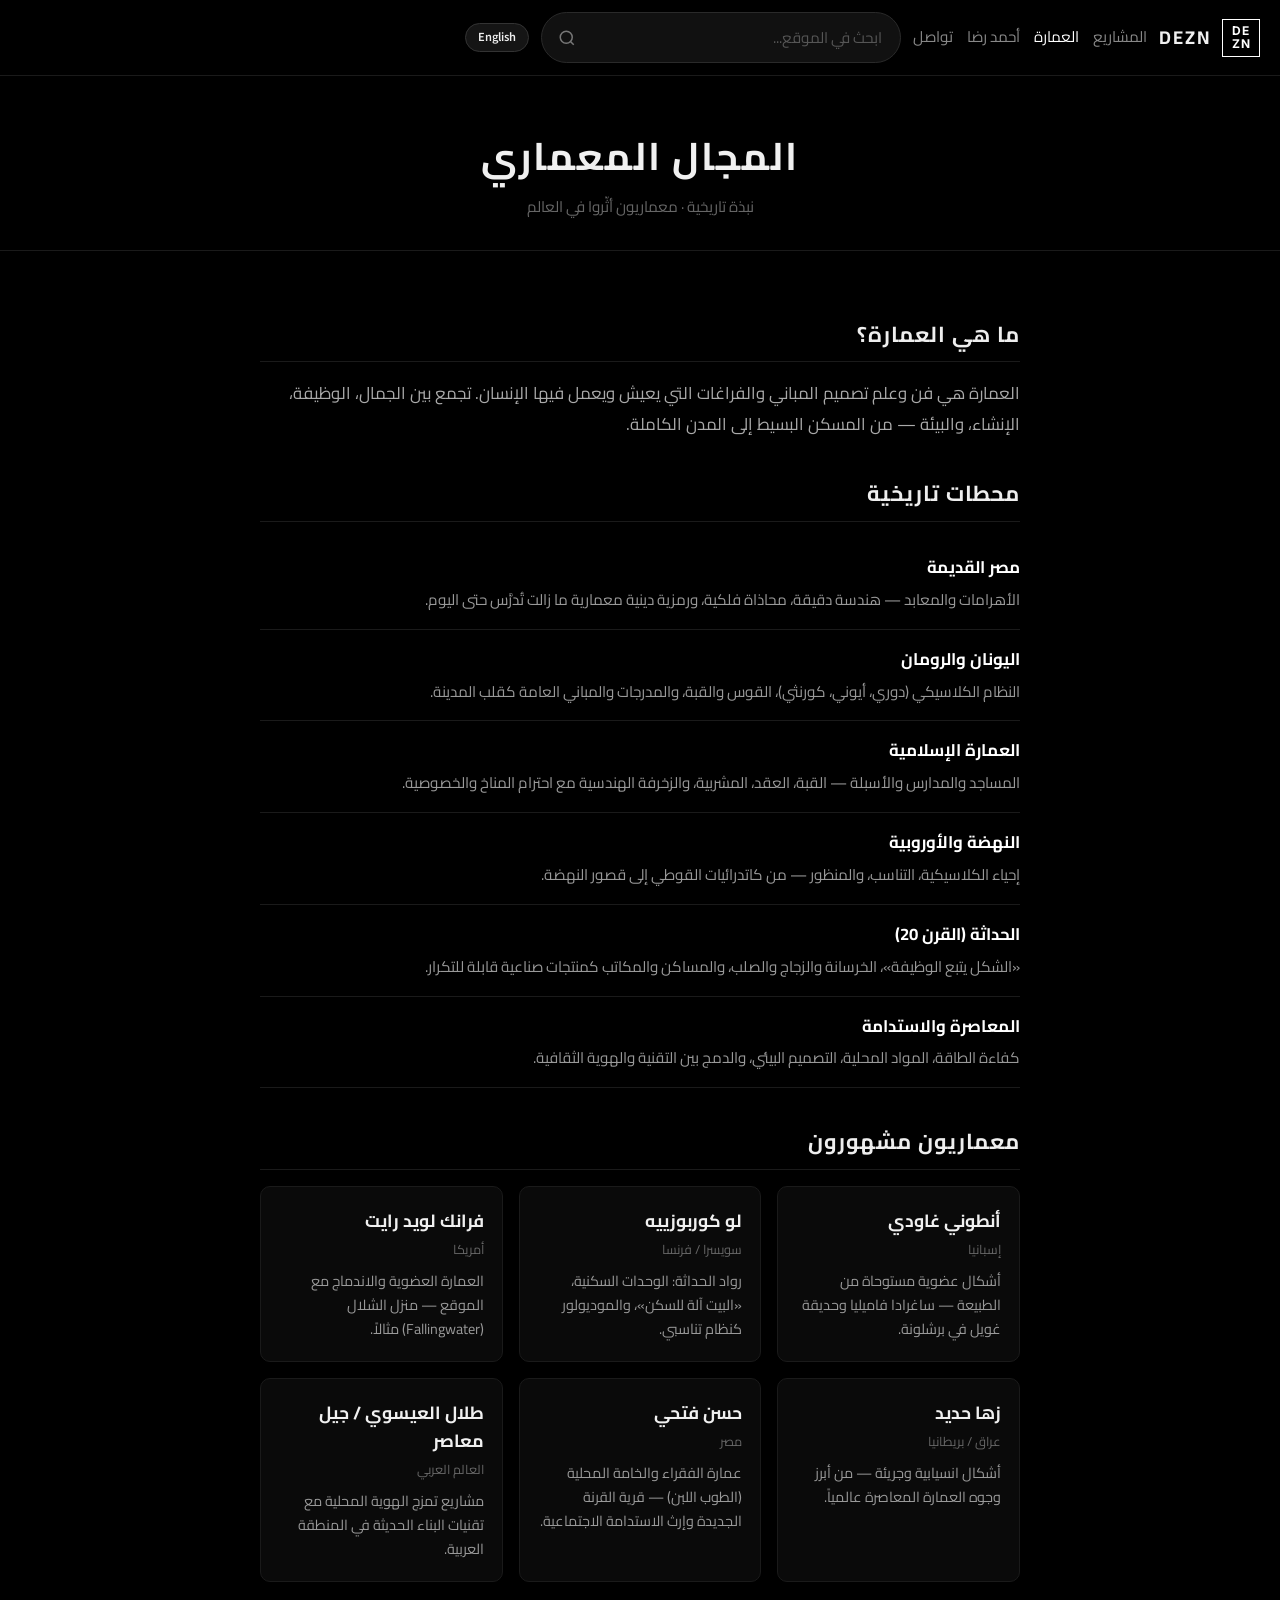
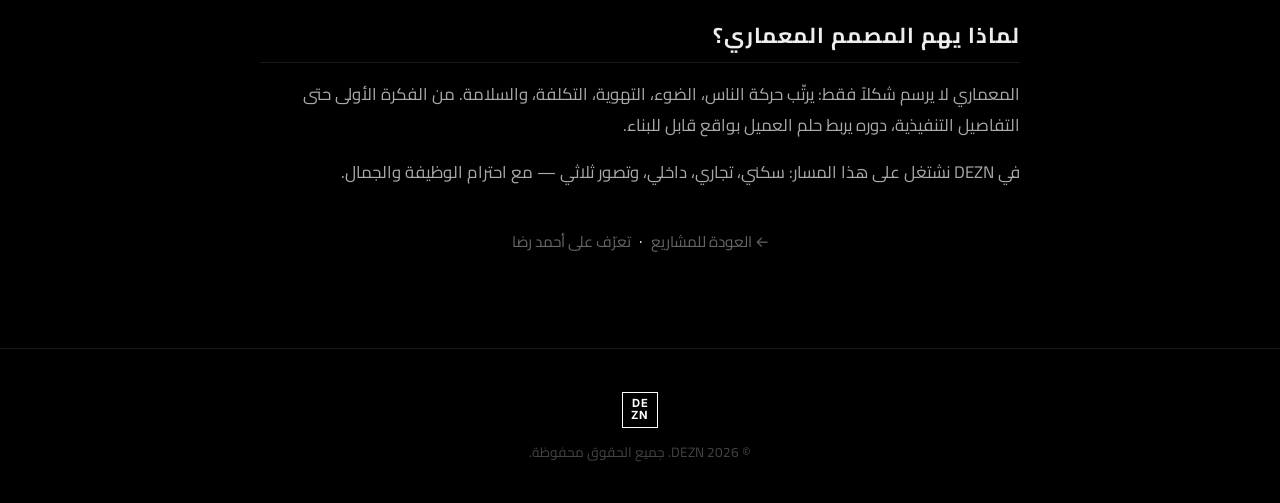
<file: architecture.html>
<!DOCTYPE html>
<html lang="ar" dir="rtl">
<head>
  <meta charset="UTF-8">
  <meta name="viewport" content="width=device-width, initial-scale=1.0">
  <title>تاريخ العمارة | DEZN</title>
  <link rel="stylesheet" href="./style.css">
  <link href="https://fonts.googleapis.com/css2?family=Cairo:wght@300;400;600;700&family=Inter:wght@400;600;700&family=Cormorant+Garamond:ital,wght@0,400;0,500;0,600;0,700;1,400;1,500&family=Source+Sans+3:ital,wght@0,300;0,400;0,600;0,700;1,400&display=swap" rel="stylesheet">
  <script src="./i18n.js"></script>
</head>
<body>
  <header class="header">
    <div class="container header-inner">
      <a href="index.html" class="logo">
        <div class="logo-box">DE<br>ZN</div>
        <span class="logo-text">DEZN</span>
      </a>
            <div class="search-box">
        <input type="text" id="searchInput" placeholder="ابحث في الموقع..." data-i18n-placeholder="search.placeholder" autocomplete="off">
        <button id="searchBtn" aria-label="بحث" data-i18n-aria="search.aria" type="button">
          <svg width="18" height="18" viewBox="0 0 24 24" fill="none" stroke="currentColor" stroke-width="2">
            <circle cx="11" cy="11" r="8"></circle>
            <path d="m21 21-4.35-4.35"></path>
          </svg>
        </button>
      </div>
<nav class="nav">
        <a href="index.html" data-i18n="nav.projects">المشاريع</a>
        <a href="architecture.html" class="active" data-i18n="nav.architecture">العمارة</a>
        <a href="founder.html" data-i18n="nav.founder">أحمد رضا</a>
        <a href="contact.html" data-i18n="nav.contact">تواصل</a>
      </nav>
            <button type="button" class="lang-toggle" data-lang-next="en" aria-label="Switch language">English</button>

    </div>
  </header>

  <section class="page-hero">
    <div class="container">
      <h1 data-i18n="arch.hero">المجال المعماري</h1>
      <p class="meta" data-i18n="arch.meta">نبذة تاريخية · معماريون أثّروا في العالم</p>
    </div>
  </section>

  <article class="project-layout article-page">
    <h2 class="article-h" data-i18n="arch.what">ما هي العمارة؟</h2>
    <div class="project-body">
      <p data-i18n="arch.what.body">
        العمارة هي فن وعلم تصميم المباني والفراغات التي يعيش ويعمل فيها الإنسان.
        تجمع بين الجمال، الوظيفة، الإنشاء، والبيئة — من المسكن البسيط إلى المدن الكاملة.
      </p>
    </div>

    <h2 class="article-h" data-i18n="arch.timeline">محطات تاريخية</h2>
    <div class="timeline">
      <div class="tl-item">
        <strong data-i18n="arch.t1.t">مصر القديمة</strong>
        <p data-i18n="arch.t1.b">الأهرامات والمعابد — هندسة دقيقة، محاذاة فلكية، ورمزية دينية معمارية ما زالت تُدرَّس حتى اليوم.</p>
      </div>
      <div class="tl-item">
        <strong data-i18n="arch.t2.t">اليونان والرومان</strong>
        <p data-i18n="arch.t2.b">النظام الكلاسيكي (دوري، أيوني، كورنثي)، القوس والقبة، والمدرجات والمباني العامة كقلب المدينة.</p>
      </div>
      <div class="tl-item">
        <strong data-i18n="arch.t3.t">العمارة الإسلامية</strong>
        <p data-i18n="arch.t3.b">المساجد والمدارس والأسبلة — القبة، العقد، المشربية، والزخرفة الهندسية مع احترام المناخ والخصوصية.</p>
      </div>
      <div class="tl-item">
        <strong data-i18n="arch.t4.t">النهضة والأوروبية</strong>
        <p data-i18n="arch.t4.b">إحياء الكلاسيكية، التناسب، والمنظور — من كاتدرائيات القوطي إلى قصور النهضة.</p>
      </div>
      <div class="tl-item">
        <strong data-i18n="arch.t5.t">الحداثة (القرن 20)</strong>
        <p data-i18n="arch.t5.b">«الشكل يتبع الوظيفة»، الخرسانة والزجاج والصلب، والمساكن والمكاتب كمنتجات صناعية قابلة للتكرار.</p>
      </div>
      <div class="tl-item">
        <strong data-i18n="arch.t6.t">المعاصرة والاستدامة</strong>
        <p data-i18n="arch.t6.b">كفاءة الطاقة، المواد المحلية، التصميم البيئي، والدمج بين التقنية والهوية الثقافية.</p>
      </div>
    </div>

    <h2 class="article-h" data-i18n="arch.famous">معماريون مشهورون</h2>
    <div class="arch-grid">
      <a href="architect.html?id=gaudi" class="arch-card">
        <h3 data-i18n-a="gaudi">أنطوني غاودي</h3>
        <p class="arch-meta" data-i18n="arch.gaudi.meta">إسبانيا</p>
        <p data-i18n="arch.gaudi.d">أشكال عضوية مستوحاة من الطبيعة — ساغرادا فاميليا وحديقة غويل في برشلونة.</p>
      </a>
      <a href="architect.html?id=corbusier" class="arch-card">
        <h3 data-i18n-a="corbusier">لو كوربوزييه</h3>
        <p class="arch-meta" data-i18n="arch.corb.meta">سويسرا / فرنسا</p>
        <p data-i18n="arch.corb.d">رواد الحداثة: الوحدات السكنية، «البيت آلة للسكن»، والموديولور كنظام تناسبي.</p>
      </a>
      <a href="architect.html?id=wright" class="arch-card">
        <h3 data-i18n-a="wright">فرانك لويد رايت</h3>
        <p class="arch-meta" data-i18n="arch.wright.meta">أمريكا</p>
        <p data-i18n="arch.wright.d">العمارة العضوية والاندماج مع الموقع — منزل الشلال (Fallingwater) مثالاً.</p>
      </a>
      <a href="architect.html?id=hadid" class="arch-card">
        <h3 data-i18n-a="hadid">زها حديد</h3>
        <p class="arch-meta" data-i18n="arch.hadid.meta">عراق / بريطانيا</p>
        <p data-i18n="arch.hadid.d">أشكال انسيابية وجريئة — من أبرز وجوه العمارة المعاصرة عالمياً.</p>
      </a>
      <a href="architect.html?id=fathy" class="arch-card">
        <h3 data-i18n-a="fathy">حسن فتحي</h3>
        <p class="arch-meta" data-i18n="arch.fathy.meta">مصر</p>
        <p data-i18n="arch.fathy.d">عمارة الفقراء والخامة المحلية (الطوب اللبن) — قرية القرنة الجديدة وإرث الاستدامة الاجتماعية.</p>
      </a>
      <a href="architect.html?id=contemporary" class="arch-card">
        <h3 data-i18n-a="contemporary">طلال العيسوي / جيل معاصر</h3>
        <p class="arch-meta" data-i18n="arch.cont.meta">العالم العربي</p>
        <p data-i18n="arch.cont.d">مشاريع تمزج الهوية المحلية مع تقنيات البناء الحديثة في المنطقة العربية.</p>
      </a>
    </div>

    <h2 class="article-h" data-i18n="arch.why">لماذا يهم المصمم المعماري؟</h2>
    <div class="project-body">
      <p data-i18n="arch.why.p1">
        المعماري لا يرسم شكلاً فقط: يرتّب حركة الناس، الضوء، التهوية، التكلفة، والسلامة.
        من الفكرة الأولى حتى التفاصيل التنفيذية، دوره يربط حلم العميل بواقع قابل للبناء.
      </p>
      <p data-i18n="arch.why.p2">
        في DEZN نشتغل على هذا المسار: سكني، تجاري، داخلي، وتصور ثلاثي — مع احترام الوظيفة والجمال.
      </p>
    </div>

    <p style="text-align:center;margin-top:40px">
      <a href="index.html" class="back-link"><span data-i18n="arch.back">← العودة للمشاريع</span></a>
      &nbsp;·&nbsp;
      <a href="founder.html" class="back-link"><span data-i18n="arch.meet">تعرّف على أحمد رضا</span></a>
    </p>
  </article>

  <footer class="footer">
    <div class="container">
      <div class="footer-logo"><div class="logo-box small">DE<br>ZN</div></div>
      <p><span data-i18n="footer">© 2026 DEZN. جميع الحقوق محفوظة.</span></p>
    </div>
  </footer>
  <script src="./script.js"></script>
</body>
</html>
</file>
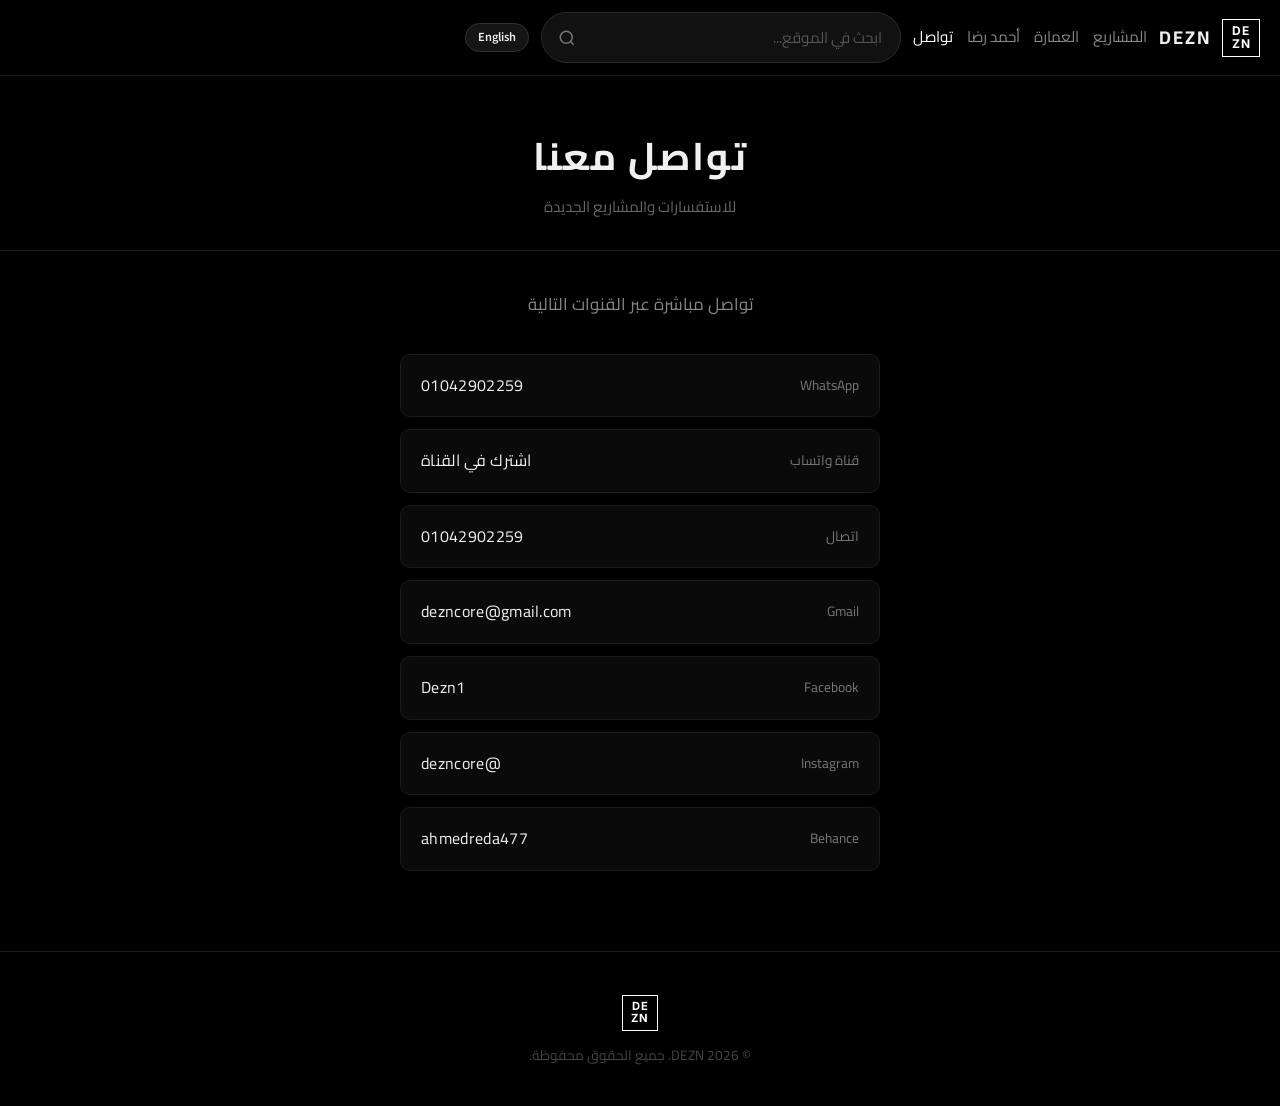
<file: contact.html>
<!DOCTYPE html>
<html lang="ar" dir="rtl">
<head>
  <meta charset="UTF-8">
  <meta name="viewport" content="width=device-width, initial-scale=1.0">
  <title>تواصل | DEZN</title>
  <link rel="stylesheet" href="./style.css">
  <link href="https://fonts.googleapis.com/css2?family=Cairo:wght@300;400;600;700&family=Inter:wght@400;600;700&family=Cormorant+Garamond:ital,wght@0,400;0,500;0,600;0,700;1,400;1,500&family=Source+Sans+3:ital,wght@0,300;0,400;0,600;0,700;1,400&display=swap" rel="stylesheet">
  <script src="./i18n.js"></script>
</head>
<body>
  <header class="header">
    <div class="container header-inner">
      <a href="index.html" class="logo">
        <div class="logo-box">DE<br>ZN</div>
        <span class="logo-text">DEZN</span>
      </a>
            <div class="search-box">
        <input type="text" id="searchInput" placeholder="ابحث في الموقع..." data-i18n-placeholder="search.placeholder" autocomplete="off">
        <button id="searchBtn" aria-label="بحث" data-i18n-aria="search.aria" type="button">
          <svg width="18" height="18" viewBox="0 0 24 24" fill="none" stroke="currentColor" stroke-width="2">
            <circle cx="11" cy="11" r="8"></circle>
            <path d="m21 21-4.35-4.35"></path>
          </svg>
        </button>
      </div>
<nav class="nav">
        <a href="index.html" data-i18n="nav.projects">المشاريع</a>
        <a href="architecture.html" data-i18n="nav.architecture">العمارة</a>
        <a href="founder.html" data-i18n="nav.founder">أحمد رضا</a>
        <a href="contact.html" class="active" data-i18n="nav.contact">تواصل</a>
      </nav>
            <button type="button" class="lang-toggle" data-lang-next="en" aria-label="Switch language">English</button>

    </div>
  </header>

  <section class="page-hero">
    <div class="container">
      <h1 data-i18n="contact.page.title">تواصل معنا</h1>
      <p class="meta" data-i18n="contact.page.meta">للاستفسارات والمشاريع الجديدة</p>
    </div>
  </section>

  <div class="contact-page contact-simple">
    <p class="intro" data-i18n="contact.intro">تواصل مباشرة عبر القنوات التالية</p>

    <div class="direct-links">
      <a class="direct-card" href="https://wa.me/201042902259" target="_blank" rel="noopener">
        <span class="direct-label">WhatsApp</span>
        <span class="direct-value">01042902259</span>
      </a>
      <a class="direct-card" href="https://whatsapp.com/channel/0029Vb6xOMBAojYyRbdHNI2I" target="_blank" rel="noopener">
        <span class="direct-label" data-i18n="contact.channel">قناة واتساب</span>
        <span class="direct-value" data-i18n="contact.channel.val">اشترك في القناة</span>
      </a>
      <a class="direct-card" href="tel:+201042902259">
        <span class="direct-label" data-i18n="contact.call">اتصال</span>
        <span class="direct-value">01042902259</span>
      </a>
      <a class="direct-card" href="mailto:dezncore@gmail.com">
        <span class="direct-label">Gmail</span>
        <span class="direct-value">dezncore@gmail.com</span>
      </a>
      <a class="direct-card" href="https://www.facebook.com/Dezn1/" target="_blank" rel="noopener">
        <span class="direct-label">Facebook</span>
        <span class="direct-value">Dezn1</span>
      </a>
      <a class="direct-card" href="https://www.instagram.com/dezncore/" target="_blank" rel="noopener">
        <span class="direct-label">Instagram</span>
        <span class="direct-value">@dezncore</span>
      </a>
      <a class="direct-card" href="https://www.behance.net/ahmedreda477" target="_blank" rel="noopener">
        <span class="direct-label">Behance</span>
        <span class="direct-value">ahmedreda477</span>
      </a>
    </div>
  </div>

  <footer class="footer">
    <div class="container">
      <div class="footer-logo"><div class="logo-box small">DE<br>ZN</div></div>
      <p><span data-i18n="footer">© 2026 DEZN. جميع الحقوق محفوظة.</span></p>
    </div>
  </footer>
  <script src="./script.js"></script>
</body>
</html>
</file>
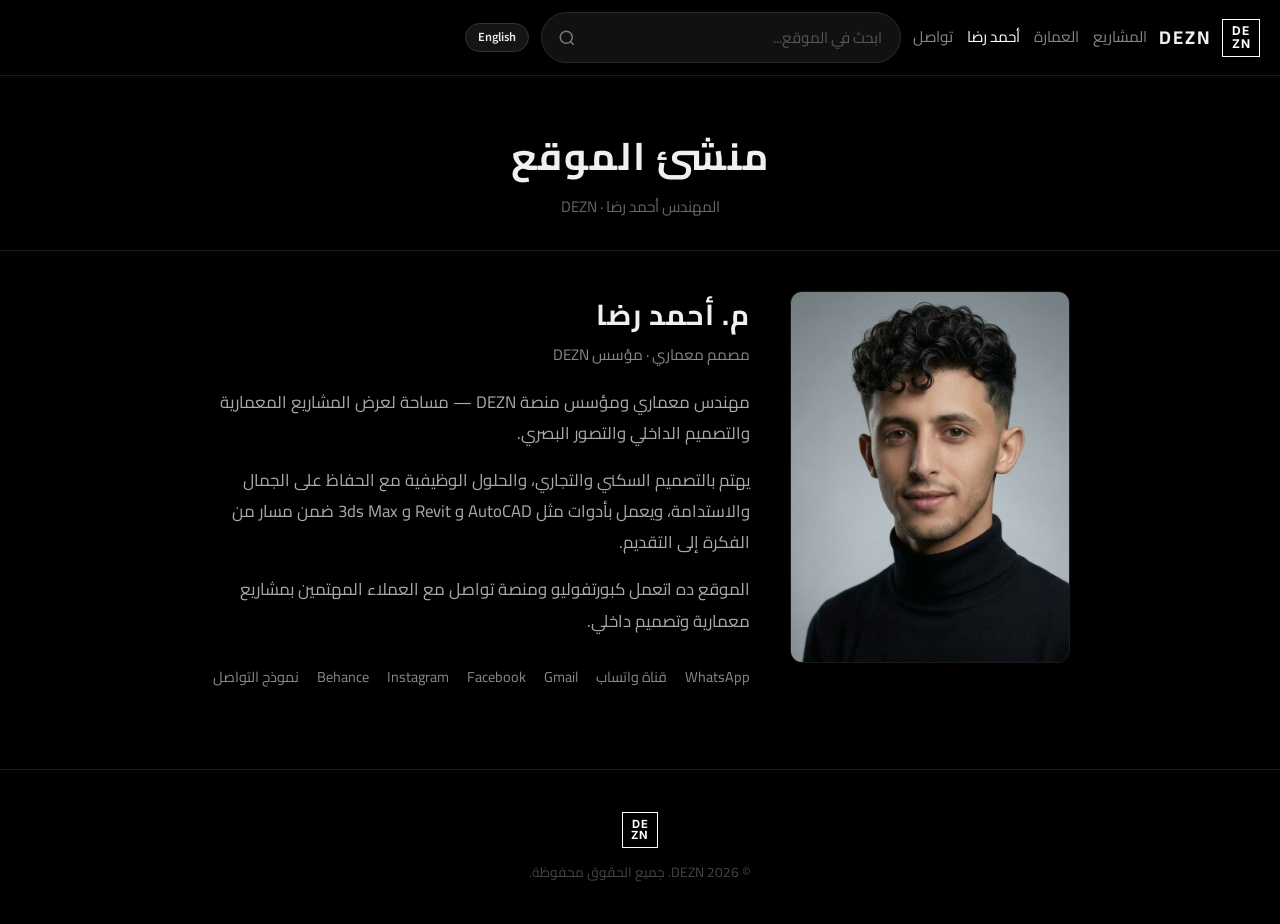
<file: founder.html>
<!DOCTYPE html>
<html lang="ar" dir="rtl">
<head>
  <meta charset="UTF-8">
  <meta name="viewport" content="width=device-width, initial-scale=1.0">
  <title>المهندس أحمد رضا | DEZN</title>
  <link rel="stylesheet" href="./style.css">
  <link href="https://fonts.googleapis.com/css2?family=Cairo:wght@300;400;600;700&family=Inter:wght@400;600;700&family=Cormorant+Garamond:ital,wght@0,400;0,500;0,600;0,700;1,400;1,500&family=Source+Sans+3:ital,wght@0,300;0,400;0,600;0,700;1,400&display=swap" rel="stylesheet">
  <script src="./i18n.js"></script>
</head>
<body>
  <header class="header">
    <div class="container header-inner">
      <a href="index.html" class="logo">
        <div class="logo-box">DE<br>ZN</div>
        <span class="logo-text">DEZN</span>
      </a>
            <div class="search-box">
        <input type="text" id="searchInput" placeholder="ابحث في الموقع..." data-i18n-placeholder="search.placeholder" autocomplete="off">
        <button id="searchBtn" aria-label="بحث" data-i18n-aria="search.aria" type="button">
          <svg width="18" height="18" viewBox="0 0 24 24" fill="none" stroke="currentColor" stroke-width="2">
            <circle cx="11" cy="11" r="8"></circle>
            <path d="m21 21-4.35-4.35"></path>
          </svg>
        </button>
      </div>
<nav class="nav">
        <a href="index.html" data-i18n="nav.projects">المشاريع</a>
        <a href="architecture.html" data-i18n="nav.architecture">العمارة</a>
        <a href="founder.html" class="active" data-i18n="nav.founder">أحمد رضا</a>
        <a href="contact.html" data-i18n="nav.contact">تواصل</a>
      </nav>
            <button type="button" class="lang-toggle" data-lang-next="en" aria-label="Switch language">English</button>

    </div>
  </header>

  <section class="page-hero">
    <div class="container">
      <h1 data-i18n="founder.hero">منشئ الموقع</h1>
      <p class="meta" data-i18n="founder.meta">المهندس أحمد رضا · DEZN</p>
    </div>
  </section>

  <div class="founder-wrap">
    <div class="founder-photo">
      <img src="./ahmed-reda.jpg" alt="Eng. Ahmed Reda" data-i18n-alt="founder.meta">
    </div>
    <div class="founder-info">
      <h2 data-i18n="founder.name">م. أحمد رضا</h2>
      <p class="founder-role" data-i18n="founder.role">مصمم معماري · مؤسس DEZN</p>
      <div class="project-body">
        <p data-i18n="founder.p1">
          مهندس معماري ومؤسس منصة DEZN — مساحة لعرض المشاريع المعمارية والتصميم الداخلي والتصور البصري.
        </p>
        <p data-i18n="founder.p2">
          يهتم بالتصميم السكني والتجاري، والحلول الوظيفية مع الحفاظ على الجمال والاستدامة، ويعمل بأدوات مثل AutoCAD و Revit و 3ds Max ضمن مسار من الفكرة إلى التقديم.
        </p>
        <p data-i18n="founder.p3">
          الموقع ده اتعمل كبورتفوليو ومنصة تواصل مع العملاء المهتمين بمشاريع معمارية وتصميم داخلي.
        </p>
      </div>
      <div class="founder-contacts">
        <a href="https://wa.me/201042902259" target="_blank" rel="noopener">WhatsApp</a>
        <a href="https://whatsapp.com/channel/0029Vb6xOMBAojYyRbdHNI2I" target="_blank" rel="noopener" data-i18n="contact.channel">قناة واتساب</a>
        <a href="mailto:dezncore@gmail.com">Gmail</a>
        <a href="https://www.facebook.com/Dezn1/" target="_blank" rel="noopener">Facebook</a>
        <a href="https://www.instagram.com/dezncore/" target="_blank" rel="noopener">Instagram</a>
        <a href="https://www.behance.net/ahmedreda477" target="_blank" rel="noopener">Behance</a>
        <a href="contact.html">نموذج التواصل</a>
      </div>
    </div>
  </div>

  <footer class="footer">
    <div class="container">
      <div class="footer-logo"><div class="logo-box small">DE<br>ZN</div></div>
      <p><span data-i18n="footer">© 2026 DEZN. جميع الحقوق محفوظة.</span></p>
    </div>
  </footer>
  <script>
  window.addEventListener('dezn-lang', function (e) {
    var lang = e.detail && e.detail.lang;
    var name = (window.DEZN_I18N && window.DEZN_I18N.t('founder.name')) || 'م. أحمد رضا';
    document.title = name + ' | DEZN';
    var img = document.querySelector('.founder-photo img');
    if (img && window.DEZN_I18N) img.alt = window.DEZN_I18N.t('founder.meta');
  });
  document.addEventListener('DOMContentLoaded', function () {
    if (window.DEZN_I18N) {
      document.title = window.DEZN_I18N.t('founder.name') + ' | DEZN';
    }
  });
</script>
  <script src="./script.js"></script>
</body>
</html>
</file>
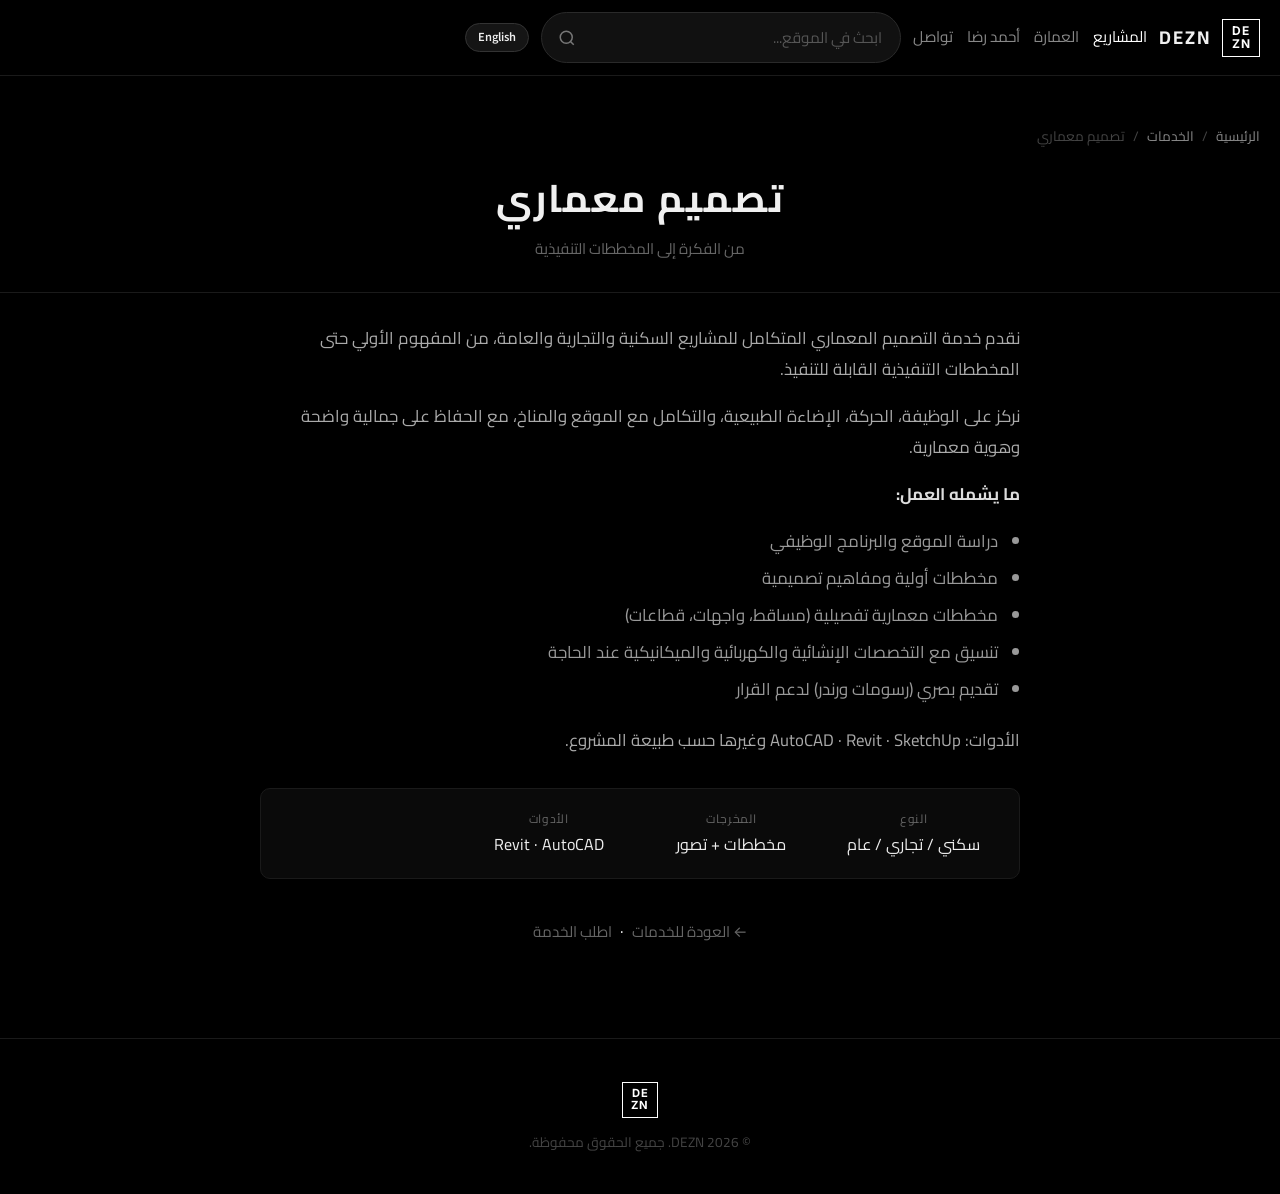
<file: service.html>
<!DOCTYPE html>
<html lang="ar" dir="rtl">
<head>
  <meta charset="UTF-8">
  <meta name="viewport" content="width=device-width, initial-scale=1.0">
  <title>خدمة | DEZN</title>
  <link rel="stylesheet" href="./style.css">
  <link href="https://fonts.googleapis.com/css2?family=Cairo:wght@300;400;600;700&family=Inter:wght@400;600;700&family=Cormorant+Garamond:ital,wght@0,400;0,500;0,600;0,700;1,400;1,500&family=Source+Sans+3:ital,wght@0,300;0,400;0,600;0,700;1,400&display=swap" rel="stylesheet">
  <script src="./i18n.js"></script>
</head>
<body>
  <header class="header">
    <div class="container header-inner">
      <a href="index.html" class="logo">
        <div class="logo-box">DE<br>ZN</div>
        <span class="logo-text">DEZN</span>
      </a>
            <div class="search-box">
        <input type="text" id="searchInput" placeholder="ابحث في الموقع..." data-i18n-placeholder="search.placeholder" autocomplete="off">
        <button id="searchBtn" aria-label="بحث" data-i18n-aria="search.aria" type="button">
          <svg width="18" height="18" viewBox="0 0 24 24" fill="none" stroke="currentColor" stroke-width="2">
            <circle cx="11" cy="11" r="8"></circle>
            <path d="m21 21-4.35-4.35"></path>
          </svg>
        </button>
      </div>
<nav class="nav">
        <a href="index.html" class="active" data-i18n="nav.projects">المشاريع</a>
        <a href="architecture.html" data-i18n="nav.architecture">العمارة</a>
        <a href="founder.html" data-i18n="nav.founder">أحمد رضا</a>
        <a href="contact.html" data-i18n="nav.contact">تواصل</a>
      </nav>
            <button type="button" class="lang-toggle" data-lang-next="en" aria-label="Switch language">English</button>

    </div>
  </header>

  <section class="page-hero">
    <div class="container">
      <div class="breadcrumb">
        <a href="index.html">الرئيسية</a>
        <span>/</span>
        <a href="index.html#services">الخدمات</a>
        <span>/</span>
        <span id="bcTitle">—</span>
      </div>
      <h1 id="title">—</h1>
      <p class="meta" id="meta"></p>
    </div>
  </section>

  <div class="project-layout article-page">
    <div class="project-body" id="body"></div>

    <div class="specs" id="specs" style="margin-top:32px"></div>

    <p style="text-align:center;margin-top:40px">
      <a href="index.html#services" class="back-link"><span data-i18n="back.services">← العودة للخدمات</span></a>
      &nbsp;·&nbsp;
      <a href="contact.html" class="back-link"><span data-i18n="back.request">اطلب الخدمة</span></a>
    </p>
  </div>

  <footer class="footer">
    <div class="container">
      <div class="footer-logo"><div class="logo-box small">DE<br>ZN</div></div>
      <p><span data-i18n="footer">© 2026 DEZN. جميع الحقوق محفوظة.</span></p>
    </div>
  </footer>

  <script>
  const SERVICES = {
    architecture: {
      title: 'تصميم معماري',
      meta: 'من الفكرة إلى المخططات التنفيذية',
      body: `
        <p>نقدم خدمة التصميم المعماري المتكامل للمشاريع السكنية والتجارية والعامة، من المفهوم الأولي حتى المخططات التنفيذية القابلة للتنفيذ.</p>
        <p>نركز على الوظيفة، الحركة، الإضاءة الطبيعية، والتكامل مع الموقع والمناخ، مع الحفاظ على جمالية واضحة وهوية معمارية.</p>
        <p><strong>ما يشمله العمل:</strong></p>
        <ul>
          <li>دراسة الموقع والبرنامج الوظيفي</li>
          <li>مخططات أولية ومفاهيم تصميمية</li>
          <li>مخططات معمارية تفصيلية (مساقط، واجهات، قطاعات)</li>
          <li>تنسيق مع التخصصات الإنشائية والكهربائية والميكانيكية عند الحاجة</li>
          <li>تقديم بصري (رسومات ورندر) لدعم القرار</li>
        </ul>
        <p>الأدوات: AutoCAD · Revit · SketchUp وغيرها حسب طبيعة المشروع.</p>
      `,
      specs: [
        ['النوع', 'سكني / تجاري / عام'],
        ['المخرجات', 'مخططات + تصور'],
        ['الأدوات', 'Revit · AutoCAD']
      ]
    },
    interior: {
      title: 'تصميم داخلي',
      meta: 'فراغات متناسقة · خامات · إضاءة · أثاث',
      body: `
        <p>تصميم داخلي يربط الوظيفة بالجمال: توزيع الفراغات، اختيار الخامات والألوان، الإضاءة، والأثاث بما يناسب أسلوب حياة العميل وطبيعة المكان.</p>
        <p>نهتم بالتفاصيل التنفيذية حتى يصبح التصميم قابلاً للتنفيذ دون مفاجآت في الموقع.</p>
        <p><strong>ما يشمله العمل:</strong></p>
        <ul>
          <li>تحليل الاحتياجات وأسلوب الاستخدام</li>
          <li>مخططات توزيع الأثاث والحركة</li>
          <li>لوحة خامات وألوان (Mood Board)</li>
          <li>تفاصيل تنفيذية للأسقف والجدران والأرضيات</li>
          <li>اقتراحات أثاث وإضاءة وتصور ثلاثي الأبعاد</li>
        </ul>
        <p>مناسب للشقق، الفلل، المكاتب، والمساحات التجارية الصغيرة.</p>
      `,
      specs: [
        ['النوع', 'سكني / مكتبي'],
        ['المخرجات', 'مخططات + Mood Board'],
        ['الأدوات', '3ds Max · AutoCAD']
      ]
    },
    visualization: {
      title: 'تصور ثلاثي الأبعاد',
      meta: 'رندر ومرئيات معمارية عالية الجودة',
      body: `
        <p>رندر ومرئيات معمارية تساعد العميل والمستثمر على رؤية المشروع قبل التنفيذ: إضاءة واقعية، خامات، ومشاهد داخلية وخارجية.</p>
        <p>نستخدم أدوات متقدمة لإخراج صور وفيديوهات قصيرة تدعم العروض والتسويق والموافقات.</p>
        <p><strong>ما يشمله العمل:</strong></p>
        <ul>
          <li>نمذجة ثلاثية الأبعاد من المخططات</li>
          <li>رندر خارجي وداخلي بجودة عالية</li>
          <li>مشاهد ليلية ونهارية حسب الطلب</li>
          <li>جولات افتراضية أو فيديو قصير (اختياري)</li>
          <li>تعديلات على الإضاءة والخامات حسب ملاحظات العميل</li>
        </ul>
        <p>الأدوات: 3ds Max · V-Ray / Corona · Adobe Suite.</p>
      `,
      specs: [
        ['النوع', 'رندر / فيديو'],
        ['المخرجات', 'صور عالية الدقة'],
        ['الأدوات', '3ds Max · V-Ray']
      ]
    }
  };


  const SERVICES_EN = {
    architecture: {
      title: 'Architectural Design',
      meta: 'From concept to working drawings',
      body: `<p>Full architectural design for residential, commercial, and public projects — from first concept to buildable drawings.</p><p>We focus on function, circulation, daylight, and climate, with a clear aesthetic identity.</p><p><strong>Includes:</strong></p><ul><li>Site and program study</li><li>Concept and preliminary plans</li><li>Detailed architectural drawings</li><li>Coordination with other disciplines when needed</li><li>Visual presentation to support decisions</li></ul><p>Tools: AutoCAD · Revit · SketchUp and more.</p>`,
      specs: [['Type','Residential / Commercial / Public'],['Deliverables','Drawings + visuals'],['Tools','Revit · AutoCAD']]
    },
    interior: {
      title: 'Interior Design',
      meta: 'Spaces · materials · lighting · furniture',
      body: `<p>Interior design that links function and beauty: layout, materials, colors, lighting, and furniture for how the client lives and uses the space.</p><p><strong>Includes:</strong></p><ul><li>Needs and lifestyle analysis</li><li>Furniture and circulation plans</li><li>Mood board</li><li>Execution details</li><li>Furniture, lighting, and 3D suggestions</li></ul>`,
      specs: [['Type','Residential / Office'],['Deliverables','Plans + Mood Board'],['Tools','3ds Max · AutoCAD']]
    },
    visualization: {
      title: '3D Visualization',
      meta: 'High-quality architectural renders',
      body: `<p>Renders and visuals that help clients and investors see the project before construction: realistic light, materials, and indoor/outdoor views.</p><p><strong>Includes:</strong></p><ul><li>3D modeling from drawings</li><li>High-quality exterior and interior renders</li><li>Day and night scenes</li><li>Optional short video or walkthrough</li><li>Revisions to light and materials</li></ul>`,
      specs: [['Type','Render / Video'],['Deliverables','High-res images'],['Tools','3ds Max · V-Ray']]
    }
  };
  function renderService() {
    const lang = (window.DEZN_I18N && window.DEZN_I18N.getLang()) || 'ar';
    const base = SERVICES[id] || SERVICES.architecture;
    const en = SERVICES_EN[id] || SERVICES_EN.architecture;
    const s = lang === 'en' ? Object.assign({}, base, en) : base;
    document.title = s.title + ' | DEZN';
    document.getElementById('title').textContent = s.title;
    document.getElementById('bcTitle').textContent = s.title;
    document.getElementById('meta').textContent = s.meta;
    document.getElementById('body').innerHTML = s.body;
    document.getElementById('specs').innerHTML = s.specs.map(([k,v]) =>
      `<div class="spec-item"><strong>${k}</strong><span>${v}</span></div>`
    ).join('');
  }

  const id = new URLSearchParams(location.search).get('id') || 'architecture';
  renderService();
  window.addEventListener('dezn-lang', renderService);
  </script>
  <script src="./script.js"></script>
</body>
</html>
</file>
<file: style.css>
* { margin: 0; padding: 0; box-sizing: border-box; }

body {
  font-family: 'Cairo', 'Inter', sans-serif;
  background-color: #000;
  color: #f0f0f0;
  line-height: 1.6;
  direction: rtl;
}

a { text-decoration: none; color: inherit; }
img { max-width: 100%; display: block; }

.container {
  max-width: 1280px;
  margin: 0 auto;
  padding: 0 20px;
}

/* Logo Box - matching Facebook DEZN style */
.logo-box {
  display: inline-flex;
  align-items: center;
  justify-content: center;
  border: 2px solid #fff;
  font-family: 'Inter', sans-serif;
  font-weight: 700;
  line-height: 1.05;
  text-align: center;
  letter-spacing: 1px;
  color: #fff;
  background: transparent;
}

.logo-box.small { width: 36px; height: 36px; font-size: 0.7rem; border-width: 1.5px; }
.logo-box.medium { width: 70px; height: 70px; font-size: 1.3rem; border-width: 2px; margin-bottom: 16px; }
.logo-box.large { width: 100px; height: 100px; font-size: 1.9rem; border-width: 2.5px; margin-bottom: 20px; }

/* Header */
.header {
  position: sticky;
  top: 0;
  background: rgba(0, 0, 0, 0.92);
  backdrop-filter: blur(14px);
  border-bottom: 1px solid #1a1a1a;
  z-index: 100;
  padding: 12px 0;
}

.header-inner {
  display: flex;
  align-items: center;
  gap: 20px;
}

.logo {
  display: flex;
  align-items: center;
  gap: 10px;
}

.logo .logo-box {
  width: 38px;
  height: 38px;
  font-size: 0.75rem;
  border-width: 1.5px;
}

.logo-text {
  font-weight: 700;
  font-size: 1.15rem;
  letter-spacing: 2px;
}

.search-box {
  flex: 1;
  max-width: 420px;
  display: flex;
  background: #111;
  border: 1px solid #2a2a2a;
  border-radius: 50px;
  overflow: visible;
  transition: border-color 0.25s;
  position: relative;
  z-index: 120;
}

.search-box:focus-within { border-color: #555; }

.search-box input {
  flex: 1;
  background: transparent;
  border: none;
  outline: none;
  padding: 10px 18px;
  color: #fff;
  font-family: 'Cairo', sans-serif;
  font-size: 0.95rem;
  min-width: 0;
  border-radius: 50px 0 0 50px;
}

.search-box input::placeholder { color: #555; }

.search-box button {
  background: transparent;
  border: none;
  padding: 0 16px;
  color: #777;
  cursor: pointer;
  display: flex;
  align-items: center;
  border-radius: 0 50px 50px 0;
  flex-shrink: 0;
}

.search-box button:hover { color: #fff; }

/* Search dropdown */
.search-dropdown {
  display: none;
  position: absolute;
  top: calc(100% + 8px);
  right: 0;
  left: 0;
  background: #0d0d0d;
  border: 1px solid #2a2a2a;
  border-radius: 12px;
  overflow: hidden;
  box-shadow: 0 12px 40px rgba(0,0,0,0.55);
  z-index: 200;
  max-height: 70vh;
  overflow-y: auto;
}
.search-dropdown.open { display: block; }
.search-item {
  display: flex;
  align-items: center;
  gap: 12px;
  padding: 12px 16px;
  border-bottom: 1px solid #1a1a1a;
  transition: background 0.2s;
  color: inherit;
}
.search-item:last-child { border-bottom: none; }
.search-item:hover,
.search-item:focus {
  background: #161616;
}
.search-item-type {
  font-size: 0.72rem;
  color: #666;
  background: #1a1a1a;
  padding: 3px 8px;
  border-radius: 20px;
  white-space: nowrap;
  flex-shrink: 0;
}
.search-item-title {
  font-size: 0.92rem;
  color: #eee;
}
.search-empty {
  padding: 16px;
  text-align: center;
  color: #666;
  font-size: 0.9rem;
}

.nav { display: flex; gap: 22px; }
.nav a { font-size: 0.95rem; color: #888; transition: color 0.25s; }
.nav a:hover, .nav a.active { color: #fff; }

/* Hero */
.hero {
  padding: 70px 0 40px;
  text-align: center;
  background: #000;
}

.hero-logo { display: flex; justify-content: center; }

.hero h1 {
  font-size: 2.8rem;
  font-weight: 700;
  letter-spacing: 6px;
  margin-bottom: 6px;
}

.tagline {
  font-size: 1.25rem;
  color: #ccc;
  font-weight: 300;
  margin-bottom: 8px;
}

.subtitle { font-size: 0.95rem; color: #666; }

/* Filters */
.filters-section { padding: 10px 0 20px; }

.filters {
  display: flex;
  flex-wrap: wrap;
  gap: 10px;
  justify-content: center;
  margin-bottom: 10px;
}

.filter-btn {
  background: transparent;
  border: 1px solid #333;
  color: #aaa;
  padding: 8px 18px;
  border-radius: 50px;
  font-family: 'Cairo', sans-serif;
  font-size: 0.9rem;
  cursor: pointer;
  transition: all 0.25s;
}

.filter-btn:hover { border-color: #666; color: #fff; }

.filter-btn.active {
  background: #fff;
  color: #000;
  border-color: #fff;
  font-weight: 600;
}

.results-info {
  text-align: center;
  color: #666;
  font-size: 0.9rem;
  min-height: 20px;
}

/* Projects */
.projects { padding: 10px 0 60px; }

.projects-grid {
  display: grid;
  grid-template-columns: repeat(3, 1fr);
  gap: 20px;
}

.project-card {
  background: #0a0a0a;
  border: 1px solid #1a1a1a;
  border-radius: 10px;
  overflow: hidden;
  transition: transform 0.3s, border-color 0.3s;
  display: block;
}

.project-card:hover {
  transform: translateY(-5px);
  border-color: #333;
}

.project-card.hidden { display: none; }

.project-image {
  aspect-ratio: 4 / 3;
  overflow: hidden;
  background: #111;
}

.project-image img {
  width: 100%;
  height: 100%;
  object-fit: cover;
  transition: transform 0.5s;
}

.project-card:hover .project-image img { transform: scale(1.05); }

.project-info { padding: 14px 16px; }
.project-info h3 { font-size: 1rem; font-weight: 600; margin-bottom: 3px; }
.project-info span { font-size: 0.8rem; color: #666; }

.no-results {
  text-align: center;
  padding: 60px 20px;
  color: #666;
}

.no-results button {
  margin-top: 16px;
  background: #fff;
  color: #000;
  border: none;
  padding: 10px 24px;
  border-radius: 50px;
  font-family: 'Cairo', sans-serif;
  font-weight: 600;
  cursor: pointer;
}

/* Suggestions */
.suggestions {
  padding: 50px 0 70px;
  background: #050505;
  border-top: 1px solid #1a1a1a;
}

.section-title {
  font-size: 1.4rem;
  margin-bottom: 26px;
  text-align: center;
  letter-spacing: 1px;
}

.suggestions-grid {
  display: grid;
  grid-template-columns: repeat(4, 1fr);
  gap: 16px;
}

.suggestion-card {
  background: #0a0a0a;
  border: 1px solid #1a1a1a;
  border-radius: 8px;
  overflow: hidden;
  transition: transform 0.25s, border-color 0.25s;
}

.suggestion-card:hover {
  transform: translateY(-4px);
  border-color: #333;
}

.suggestion-card img {
  width: 100%;
  aspect-ratio: 1;
  object-fit: cover;
}

.suggestion-card p {
  padding: 11px 13px;
  font-size: 0.88rem;
  color: #bbb;
}

/* About */
.about {
  padding: 90px 0;
  text-align: center;
  border-top: 1px solid #1a1a1a;
}

.about-content { max-width: 560px; margin: 0 auto; }

.about h2 {
  font-size: 1.8rem;
  letter-spacing: 4px;
  margin-bottom: 6px;
}

.about .tagline { margin-bottom: 20px; }

.about p {
  color: #999;
  font-size: 1.05rem;
  line-height: 1.8;
  margin-bottom: 12px;
}

.about .tools {
  color: #555;
  font-size: 0.9rem;
  margin-top: 20px;
}

/* Contact */
.contact {
  padding: 80px 0;
  text-align: center;
  background: #050505;
  border-top: 1px solid #1a1a1a;
}

.contact h2 {
  font-size: 1.6rem;
  margin-bottom: 10px;
  letter-spacing: 2px;
}

.contact p { color: #777; margin-bottom: 28px; }

.socials {
  display: flex;
  flex-wrap: wrap;
  justify-content: center;
  align-items: center;
  gap: 12px 20px;
  max-width: 100%;
  padding: 0 8px;
}

.socials a {
  color: #888;
  font-size: 0.95rem;
  transition: color 0.25s;
  border-bottom: 1px solid transparent;
  white-space: nowrap;
}

.socials a:hover {
  color: #fff;
  border-bottom-color: #fff;
}

/* Footer */
.footer {
  padding: 40px 0;
  border-top: 1px solid #1a1a1a;
  text-align: center;
}

.footer-logo { margin-bottom: 14px; }
.footer p { font-size: 0.85rem; color: #444; }

/* Project Page */
.project-hero {
  padding: 50px 0 30px;
  text-align: center;
}

.project-hero h1 { font-size: 2.2rem; margin-bottom: 8px; }
.project-hero .meta { color: #666; font-size: 0.95rem; }

.project-content {
  max-width: 900px;
  margin: 0 auto;
  padding: 0 20px 60px;
}

.project-content img {
  width: 100%;
  border-radius: 8px;
  margin-bottom: 26px;
  border: 1px solid #1a1a1a;
}

.project-content p {
  color: #aaa;
  font-size: 1.05rem;
  line-height: 1.85;
  margin-bottom: 16px;
}

.back-link {
  display: inline-block;
  margin-bottom: 24px;
  color: #666;
  font-size: 0.95rem;
  transition: color 0.25s;
}

.back-link:hover { color: #fff; }

/* Responsive */
@media (max-width: 1000px) {
  .projects-grid { grid-template-columns: repeat(2, 1fr); }
  .suggestions-grid { grid-template-columns: repeat(3, 1fr); }
}

@media (max-width: 640px) {
  body { overflow-x: hidden; }

  .container {
    padding: 0 16px;
    width: 100%;
    max-width: 100%;
  }

  .logo-text { display: none; }

  .hero { padding: 40px 0 28px; }
  .hero h1 { font-size: 2.1rem; letter-spacing: 4px; }

  .filters {
    justify-content: center;
    gap: 8px;
  }
  .filter-btn { padding: 7px 14px; font-size: 0.85rem; }

  .projects { padding: 10px 0 40px; }
  .projects-grid {
    grid-template-columns: 1fr;
    gap: 16px;
    width: 100%;
    margin: 0 auto;
  }

  .project-card {
    width: 100%;
    max-width: 100%;
    margin: 0 auto;
  }

  .project-image {
    width: 100%;
    aspect-ratio: 4 / 3;
  }

  .project-image img {
    width: 100%;
    height: 100%;
    object-fit: cover;
    display: block;
  }

  .project-info {
    padding: 14px 16px;
    text-align: right;
  }

  .suggestions-grid { grid-template-columns: repeat(2, 1fr); gap: 12px; }

  .contact { padding: 50px 0; }
  .socials {
    gap: 10px 14px;
    padding: 0 4px;
  }
  .socials a { font-size: 0.88rem; }

  .about-content { padding: 0 4px; }
  .about-content p { overflow-wrap: anywhere; word-break: break-word; }
}

/* ===== Extended pages ===== */
.page-hero {
  padding: 50px 0 30px;
  text-align: center;
  border-bottom: 1px solid #1a1a1a;
}
.page-hero h1 {
  font-size: clamp(1.8rem, 4vw, 2.4rem);
  letter-spacing: 2px;
  margin-bottom: 8px;
}
.page-hero .meta { color: #666; font-size: 0.95rem; }

.breadcrumb {
  display: flex; flex-wrap: wrap; gap: 8px; align-items: center;
  font-size: 0.85rem; color: #666; margin-bottom: 20px;
}
.breadcrumb a { color: #888; transition: color 0.25s; }
.breadcrumb a:hover { color: #fff; }
.breadcrumb span { color: #444; }

.project-layout {
  max-width: 1000px;
  margin: 0 auto;
  padding: 30px 20px 70px;
}
.project-main-img {
  width: 100%;
  border-radius: 10px;
  border: 1px solid #1a1a1a;
  margin-bottom: 28px;
  aspect-ratio: 16/10;
  object-fit: cover;
  background: #111;
}
.project-gallery {
  display: grid;
  grid-template-columns: 1fr 1fr;
  gap: 14px;
  margin: 28px 0;
}
.project-gallery img {
  width: 100%;
  aspect-ratio: 4/3;
  object-fit: cover;
  border-radius: 8px;
  border: 1px solid #1a1a1a;
  background: #111;
  cursor: pointer;
  transition: opacity 0.3s, transform 0.3s;
}
.project-gallery img:hover { opacity: 0.9; transform: scale(1.01); }

.project-body { color: #aaa; font-size: 1.05rem; line-height: 1.85; }
.project-body p { margin-bottom: 16px; }
.project-body strong { color: #ddd; }
.project-body ul {
  margin: 12px 0 20px 0;
  padding-right: 22px;
  color: #999;
}
.project-body li { margin-bottom: 6px; }

.specs {
  display: grid;
  grid-template-columns: repeat(auto-fill, minmax(140px, 1fr));
  gap: 12px;
  margin: 28px 0;
  padding: 20px;
  background: #0a0a0a;
  border: 1px solid #1a1a1a;
  border-radius: 10px;
}
.spec-item { text-align: center; }
.spec-item strong {
  display: block;
  font-size: 0.75rem;
  color: #666;
  letter-spacing: 0.06em;
  margin-bottom: 4px;
  font-weight: 400;
}
.spec-item span { font-size: 1rem; color: #eee; }

.related {
  padding: 50px 0 70px;
  border-top: 1px solid #1a1a1a;
  background: #050505;
}
.related h2 {
  text-align: center;
  font-size: 1.3rem;
  margin-bottom: 28px;
  letter-spacing: 1px;
}
.related-grid {
  display: grid;
  grid-template-columns: repeat(auto-fill, minmax(220px, 1fr));
  gap: 16px;
}

/* Contact form page */
.contact-page {
  max-width: 640px;
  margin: 0 auto;
  padding: 40px 20px 80px;
}
.contact-page .intro {
  text-align: center;
  color: #888;
  margin-bottom: 36px;
  font-size: 1.05rem;
}
.form-group { margin-bottom: 18px; }
.form-group label {
  display: block;
  font-size: 0.85rem;
  color: #777;
  margin-bottom: 6px;
}
.form-group input,
.form-group textarea,
.form-group select {
  width: 100%;
  background: #111;
  border: 1px solid #2a2a2a;
  border-radius: 8px;
  padding: 12px 16px;
  color: #fff;
  font-family: 'Cairo', sans-serif;
  font-size: 0.95rem;
  outline: none;
  transition: border-color 0.25s;
}
.form-group input:focus,
.form-group textarea:focus,
.form-group select:focus {
  border-color: #555;
}
.form-group textarea { min-height: 140px; resize: vertical; }
.form-row {
  display: grid;
  grid-template-columns: 1fr 1fr;
  gap: 14px;
}
.btn-submit {
  width: 100%;
  background: #fff;
  color: #000;
  border: none;
  padding: 14px;
  border-radius: 50px;
  font-family: 'Cairo', sans-serif;
  font-weight: 600;
  font-size: 1rem;
  cursor: pointer;
  transition: background 0.25s, transform 0.25s;
  margin-top: 8px;
}
.btn-submit:hover {
  background: #ddd;
  transform: translateY(-1px);
}
.contact-alt {
  margin-top: 40px;
  padding-top: 28px;
  border-top: 1px solid #1a1a1a;
  text-align: center;
}
.contact-alt p { color: #666; margin-bottom: 16px; font-size: 0.9rem; }

/* Lightbox */
.lightbox {
  position: fixed; inset: 0; z-index: 300;
  background: rgba(0,0,0,0.92);
  display: none; align-items: center; justify-content: center;
  padding: 20px;
}
.lightbox.open { display: flex; }
.lightbox img {
  max-width: 95vw; max-height: 90vh;
  object-fit: contain; border-radius: 4px;
}
.lightbox-close {
  position: absolute; top: 20px; left: 20px;
  color: #fff; font-size: 1.5rem; cursor: pointer;
  width: 44px; height: 44px;
  display: grid; place-items: center;
}

/* Services strip */
.services {
  padding: 50px 0;
  border-top: 1px solid #1a1a1a;
}
.services-grid {
  display: grid;
  grid-template-columns: repeat(3, 1fr);
  gap: 20px;
}
.service-card {
  display: block;
  background: #0a0a0a;
  border: 1px solid #1a1a1a;
  border-radius: 10px;
  padding: 28px 22px;
  text-align: center;
  transition: border-color 0.3s, transform 0.25s;
  color: inherit;
  cursor: pointer;
  -webkit-tap-highlight-color: rgba(255,255,255,0.08);
  position: relative;
  z-index: 1;
  touch-action: manipulation;
}
@media (hover: hover) {
  .service-card:hover { border-color: #333; transform: translateY(-3px); }
}
.service-card:active { border-color: #555; }
.service-card h3 {
  font-size: 1.15rem;
  margin-bottom: 10px;
  letter-spacing: 1px;
  pointer-events: none;
}
.service-card p {
  color: #777;
  font-size: 0.9rem;
  line-height: 1.6;
  pointer-events: none;
}

@media (max-width: 700px) {
  .project-gallery { grid-template-columns: 1fr; }
  .form-row { grid-template-columns: 1fr; }
  .services-grid { grid-template-columns: 1fr; }
  .specs { grid-template-columns: 1fr 1fr; }
}

.contact-links {
  flex-wrap: wrap;
  gap: 16px 24px !important;
}
.phone-line {
  margin-top: 20px;
  font-size: 1.05rem;
}
.phone-line a {
  color: #ccc;
  letter-spacing: 0.04em;
  transition: color 0.25s;
}
.phone-line a:hover { color: #fff; }

.article-page { max-width: 800px; }
.article-h {
  font-size: 1.35rem;
  margin: 36px 0 16px;
  letter-spacing: 1px;
  color: #eee;
  border-bottom: 1px solid #1a1a1a;
  padding-bottom: 10px;
}
.timeline { margin: 12px 0 8px; }
.tl-item {
  padding: 16px 0 16px 0;
  border-bottom: 1px solid #1a1a1a;
}
.tl-item strong {
  display: block;
  color: #fff;
  font-size: 1.05rem;
  margin-bottom: 6px;
}
.tl-item p { color: #999; font-size: 0.95rem; line-height: 1.7; margin: 0; }

.arch-grid {
  display: grid;
  grid-template-columns: repeat(auto-fill, minmax(240px, 1fr));
  gap: 16px;
  margin-top: 12px;
}
.arch-card {
  display: block;
  background: #0a0a0a;
  border: 1px solid #1a1a1a;
  border-radius: 10px;
  padding: 20px 18px;
  color: inherit;
  transition: border-color 0.25s, transform 0.25s;
  cursor: pointer;
  -webkit-tap-highlight-color: rgba(255,255,255,0.08);
  position: relative;
  z-index: 1;
  touch-action: manipulation;
}
@media (hover: hover) {
  .arch-card:hover { border-color: #444; transform: translateY(-3px); }
}
.arch-card:active { border-color: #555; }
.arch-card h3 { font-size: 1.1rem; margin-bottom: 4px; pointer-events: none; }
.arch-meta { font-size: 0.8rem; color: #666; margin-bottom: 10px; pointer-events: none; }
.arch-card p:last-child { color: #999; font-size: 0.9rem; line-height: 1.65; margin: 0; pointer-events: none; }

.founder-wrap {
  max-width: 900px;
  margin: 0 auto;
  padding: 40px 20px 80px;
  display: grid;
  grid-template-columns: 280px 1fr;
  gap: 40px;
  align-items: start;
}
.founder-photo {
  border-radius: 12px;
  overflow: hidden;
  border: 1px solid #1a1a1a;
  background: #111;
}
.founder-photo img {
  width: 100%;
  aspect-ratio: 3/4;
  object-fit: cover;
  object-position: center top;
}
.founder-info h2 {
  font-size: 1.8rem;
  letter-spacing: 1px;
  margin-bottom: 6px;
}
.founder-role {
  color: #888;
  font-size: 0.95rem;
  margin-bottom: 20px;
}
.founder-contacts {
  display: flex;
  flex-wrap: wrap;
  gap: 12px 18px;
  margin-top: 28px;
}
.founder-contacts a {
  font-size: 0.9rem;
  color: #888;
  border-bottom: 1px solid transparent;
  transition: color 0.25s, border-color 0.25s;
}
.founder-contacts a:hover {
  color: #fff;
  border-bottom-color: #fff;
}

@media (max-width: 700px) {
  .founder-wrap {
    grid-template-columns: 1fr;
    gap: 28px;
  }
  .founder-photo { max-width: 280px; margin: 0 auto; }
}

.contact-simple { max-width: 520px; }
.direct-links {
  display: flex;
  flex-direction: column;
  gap: 12px;
}
.direct-card {
  display: flex;
  justify-content: space-between;
  align-items: center;
  gap: 16px;
  padding: 18px 20px;
  background: #0a0a0a;
  border: 1px solid #1a1a1a;
  border-radius: 10px;
  transition: border-color 0.25s, background 0.25s;
}
.direct-card:hover {
  border-color: #444;
  background: #111;
}
.direct-label {
  font-size: 0.85rem;
  color: #777;
}
.direct-value {
  font-size: 1rem;
  color: #eee;
  letter-spacing: 0.02em;
}

/* Architect works */
.btn-works {
  display: inline-block;
  background: #fff;
  color: #000;
  padding: 10px 22px;
  border-radius: 50px;
  font-family: 'Cairo', sans-serif;
  font-weight: 600;
  font-size: 0.95rem;
  transition: background 0.25s, transform 0.25s;
}
.btn-works:hover {
  background: #ddd;
  transform: translateY(-1px);
}
.works-section {
  padding: 50px 0 70px;
  background: #050505;
  border-top: 1px solid #1a1a1a;
}
.works-intro {
  text-align: center;
  color: #777;
  margin: -10px auto 28px;
  max-width: 560px;
  font-size: 0.95rem;
}
.works-grid {
  display: grid;
  grid-template-columns: repeat(2, 1fr);
  gap: 20px;
}
.work-card {
  display: block;
  background: #0a0a0a;
  border: 1px solid #1a1a1a;
  border-radius: 12px;
  overflow: hidden;
  transition: border-color 0.25s, transform 0.25s;
  color: inherit;
  cursor: pointer;
  -webkit-tap-highlight-color: rgba(255,255,255,0.08);
  touch-action: manipulation;
}
.work-card:hover {
  border-color: #333;
  transform: translateY(-3px);
}
.work-card:active { border-color: #555; }
.work-info h3,
.work-year,
.work-info p { pointer-events: none; }
.work-img {
  aspect-ratio: 16 / 10;
  overflow: hidden;
  background: #111;
}
.work-img img {
  width: 100%;
  height: 100%;
  object-fit: cover;
  transition: transform 0.5s;
}
.work-card:hover .work-img img {
  transform: scale(1.04);
}
.work-info {
  padding: 16px 18px 20px;
}
.work-info h3 {
  font-size: 1.1rem;
  margin-bottom: 4px;
  color: #eee;
}
.work-year {
  display: block;
  font-size: 0.8rem;
  color: #666;
  margin-bottom: 10px;
}
.work-info p {
  color: #999;
  font-size: 0.9rem;
  line-height: 1.7;
  margin: 0;
}
@media (max-width: 700px) {
  .works-grid { grid-template-columns: 1fr; }
}

.about-links {
  margin-top: 24px;
  display: flex;
  flex-wrap: wrap;
  justify-content: center;
  gap: 12px 20px;
}
.about-links a {
  color: #fff;
  border-bottom: 1px solid #666;
  font-size: 0.95rem;
}
.about-links a:last-child {
  color: #888;
  border-bottom-color: #333;
}
.about-links a:hover {
  color: #fff;
  border-bottom-color: #fff;
}

/* Language toggle — single button */
.lang-toggle {
  flex-shrink: 0;
  background: #151515;
  border: 1px solid #333;
  color: #eee;
  font-family: 'Source Sans 3', 'Cairo', 'Inter', sans-serif;
  font-size: 0.78rem;
  font-weight: 600;
  padding: 6px 12px;
  border-radius: 20px;
  cursor: pointer;
  transition: background 0.2s, border-color 0.2s, color 0.2s;
  line-height: 1.2;
  white-space: nowrap;
}
.lang-toggle:hover {
  background: #1f1f1f;
  border-color: #555;
  color: #fff;
}
.lang-switch { display: none; }
.lang-btn { display: none; }


/* LTR adjustments when English */
html[dir="ltr"] body {
  direction: ltr;
  text-align: left;
}
html[dir="ltr"] .project-info,
html[dir="ltr"] .work-info {
  text-align: left;
}
html[dir="ltr"] .breadcrumb {
  flex-direction: row;
}
html[dir="ltr"] .nav {
  direction: ltr;
}
html[dir="ltr"] .direct-card {
  flex-direction: row;
}
html[dir="ltr"] .founder-wrap {
  direction: ltr;
}
html[dir="ltr"] .search-box input {
  border-radius: 50px 0 0 50px;
}
html[dir="ltr"] .search-box button {
  border-radius: 0 50px 50px 0;
}
html[dir="rtl"] .search-box input {
  border-radius: 0 50px 50px 0;
}
html[dir="rtl"] .search-box button {
  border-radius: 50px 0 0 50px;
}






/* English typography — no awkward drops */
html[lang="en"],
html[lang="en"] body,
body.lang-en {
  font-family: 'Source Sans 3', 'Inter', system-ui, sans-serif;
  font-weight: 400;
  letter-spacing: 0.01em;
}

html[lang="en"] h1,
html[lang="en"] h2,
html[lang="en"] h3,
html[lang="en"] h4,
html[lang="en"] .logo-text,
html[lang="en"] .hero h1,
html[lang="en"] .page-hero h1,
html[lang="en"] .section-title,
html[lang="en"] .article-h,
html[lang="en"] .about h2,
html[lang="en"] .contact h2,
html[lang="en"] .founder-info h2,
html[lang="en"] .project-info h3,
html[lang="en"] .work-info h3,
html[lang="en"] .service-card h3,
html[lang="en"] .arch-card h3,
body.lang-en h1,
body.lang-en h2,
body.lang-en h3,
body.lang-en .logo-text,
body.lang-en .section-title,
body.lang-en .article-h {
  font-family: 'Cormorant Garamond', Georgia, serif;
  font-weight: 600;
  letter-spacing: 0.02em;
  line-height: 1.2;
}

html[lang="en"] .hero h1,
html[lang="en"] .page-hero h1,
body.lang-en .hero h1,
body.lang-en .page-hero h1 {
  font-weight: 500;
  letter-spacing: 0.04em;
  font-size: clamp(1.85rem, 5vw, 2.5rem);
  line-height: 1.15;
  max-width: none;
  padding-inline: 8px;
}

html[lang="en"] .tagline,
html[lang="en"] .meta,
html[lang="en"] .subtitle,
html[lang="en"] .founder-role,
html[lang="en"] .work-year,
html[lang="en"] .arch-meta,
body.lang-en .tagline,
body.lang-en .meta,
body.lang-en .subtitle {
  font-family: 'Cormorant Garamond', Georgia, serif;
  font-style: italic;
  font-weight: 400;
  letter-spacing: 0.02em;
  line-height: 1.4;
}

/* Keep logo box compact — no serif drop */
html[lang="en"] .logo-box,
body.lang-en .logo-box {
  font-family: 'Inter', 'Source Sans 3', system-ui, sans-serif !important;
  font-weight: 700;
  letter-spacing: 1px;
  line-height: 1.05;
  font-style: normal;
}

html[lang="en"] .nav a,
html[lang="en"] .filter-btn,
html[lang="en"] .lang-btn,
html[lang="en"] .search-box input,
html[lang="en"] .search-box button,
html[lang="en"] .btn-works,
html[lang="en"] .btn-submit,
html[lang="en"] .direct-label,
html[lang="en"] .direct-value,
html[lang="en"] .socials a,
html[lang="en"] .footer p,
html[lang="en"] .breadcrumb,
html[lang="en"] .breadcrumb a,
html[lang="en"] .back-link,
html[lang="en"] .spec-item,
html[lang="en"] .spec-item strong,
html[lang="en"] .spec-item span,
html[lang="en"] .search-item-type,
html[lang="en"] .search-item-title,
html[lang="en"] .search-empty,
html[lang="en"] .results-info,
html[lang="en"] .no-results,
html[lang="en"] .no-results button,
html[lang="en"] .about-links a,
html[lang="en"] .founder-contacts a,
html[lang="en"] .tools,
html[lang="en"] .project-body,
html[lang="en"] .project-body p,
html[lang="en"] .project-body li,
html[lang="en"] .about p,
html[lang="en"] .founder-info p,
html[lang="en"] .work-info p,
html[lang="en"] .tl-item p,
html[lang="en"] .tl-item strong,
html[lang="en"] .arch-card p,
html[lang="en"] .service-card p,
html[lang="en"] .suggestion-card p,
html[lang="en"] input,
html[lang="en"] textarea,
html[lang="en"] button,
html[lang="en"] a,
body.lang-en .nav a,
body.lang-en .filter-btn,
body.lang-en .search-box input,
body.lang-en .project-body,
body.lang-en a,
body.lang-en button {
  font-family: 'Source Sans 3', 'Inter', system-ui, sans-serif;
  letter-spacing: 0.01em;
  line-height: 1.45;
}

html[lang="en"] .project-body,
html[lang="en"] .about p,
html[lang="en"] .founder-info p,
body.lang-en .project-body {
  font-weight: 300;
  line-height: 1.8;
}

html[lang="en"] .hero h1,
html[lang="en"] .page-hero h1,
body.lang-en .hero h1,
body.lang-en .page-hero h1 {
  font-size: clamp(1.75rem, 5vw, 2.5rem);
  letter-spacing: 0.03em;
}

/* ===== Header layout (final) ===== */
.header-inner {
  display: flex;
  flex-wrap: wrap;
  align-items: center;
  gap: 10px 12px;
}

.header-inner > .logo {
  order: 1;
  flex: 0 0 auto;
}

.header-inner > .nav {
  order: 2;
  flex: 1 1 0;
  display: flex;
  align-items: center;
  justify-content: center;
  gap: 10px 14px;
  min-width: 0;
  max-width: 100%;
  flex-wrap: nowrap;
  overflow-x: auto;
  scrollbar-width: none;
}
.header-inner > .nav::-webkit-scrollbar { display: none; }
.header-inner > .nav a { white-space: nowrap; }

.header-inner > .lang-toggle {
  order: 3;
  flex: 0 0 auto;
}

.header-inner > .search-box {
  order: 4;
  flex: 1 1 100%;
  width: 100%;
  max-width: 100%;
}

/* Desktop wide: search in the same row */
@media (min-width: 901px) {
  .header-inner {
    flex-wrap: nowrap;
  }
  .header-inner > .nav {
    flex: 0 1 auto;
    justify-content: flex-start;
  }
  .header-inner > .search-box {
    flex: 1 1 auto;
    width: auto;
    max-width: 360px;
    order: 3;
  }
  .header-inner > .lang-toggle {
    order: 4;
  }
}

@media (max-width: 640px) {
  .header-inner > .nav {
    gap: 10px 12px;
  }
  .header-inner > .nav a {
    font-size: 0.8rem;
  }
  .logo-text { display: none; }
}


/* Keep header/footer layout stable when language switches */
.header,
.header-inner,
.footer {
  direction: rtl;
}
.header .nav,
.header .search-box,
.header .lang-toggle,
.header .logo {
  direction: rtl;
}
/* Search input text follows active language */
html[lang="en"] .search-box input {
  direction: ltr;
  text-align: left;
}
html[lang="ar"] .search-box input {
  direction: rtl;
  text-align: right;
}

/* Content text direction for English — without flipping chrome */
body.lang-en .hero,
body.lang-en .page-hero,
body.lang-en .project-layout,
body.lang-en .project-body,
body.lang-en .about,
body.lang-en .contact,
body.lang-en .founder-wrap,
body.lang-en .founder-info,
body.lang-en .article-page,
body.lang-en .works-section,
body.lang-en .services,
body.lang-en .suggestions,
body.lang-en .filters-section,
body.lang-en .project-info,
body.lang-en .work-info,
body.lang-en .service-card,
body.lang-en .arch-card {
  direction: ltr;
  text-align: left;
}
body.lang-en .filters {
  direction: ltr;
}
body.lang-en .hero,
body.lang-en .page-hero,
body.lang-en .about,
body.lang-en .contact,
body.lang-en .section-title {
  text-align: center;
}
body.lang-en .breadcrumb {
  direction: ltr;
  justify-content: flex-start;
}
</file>
